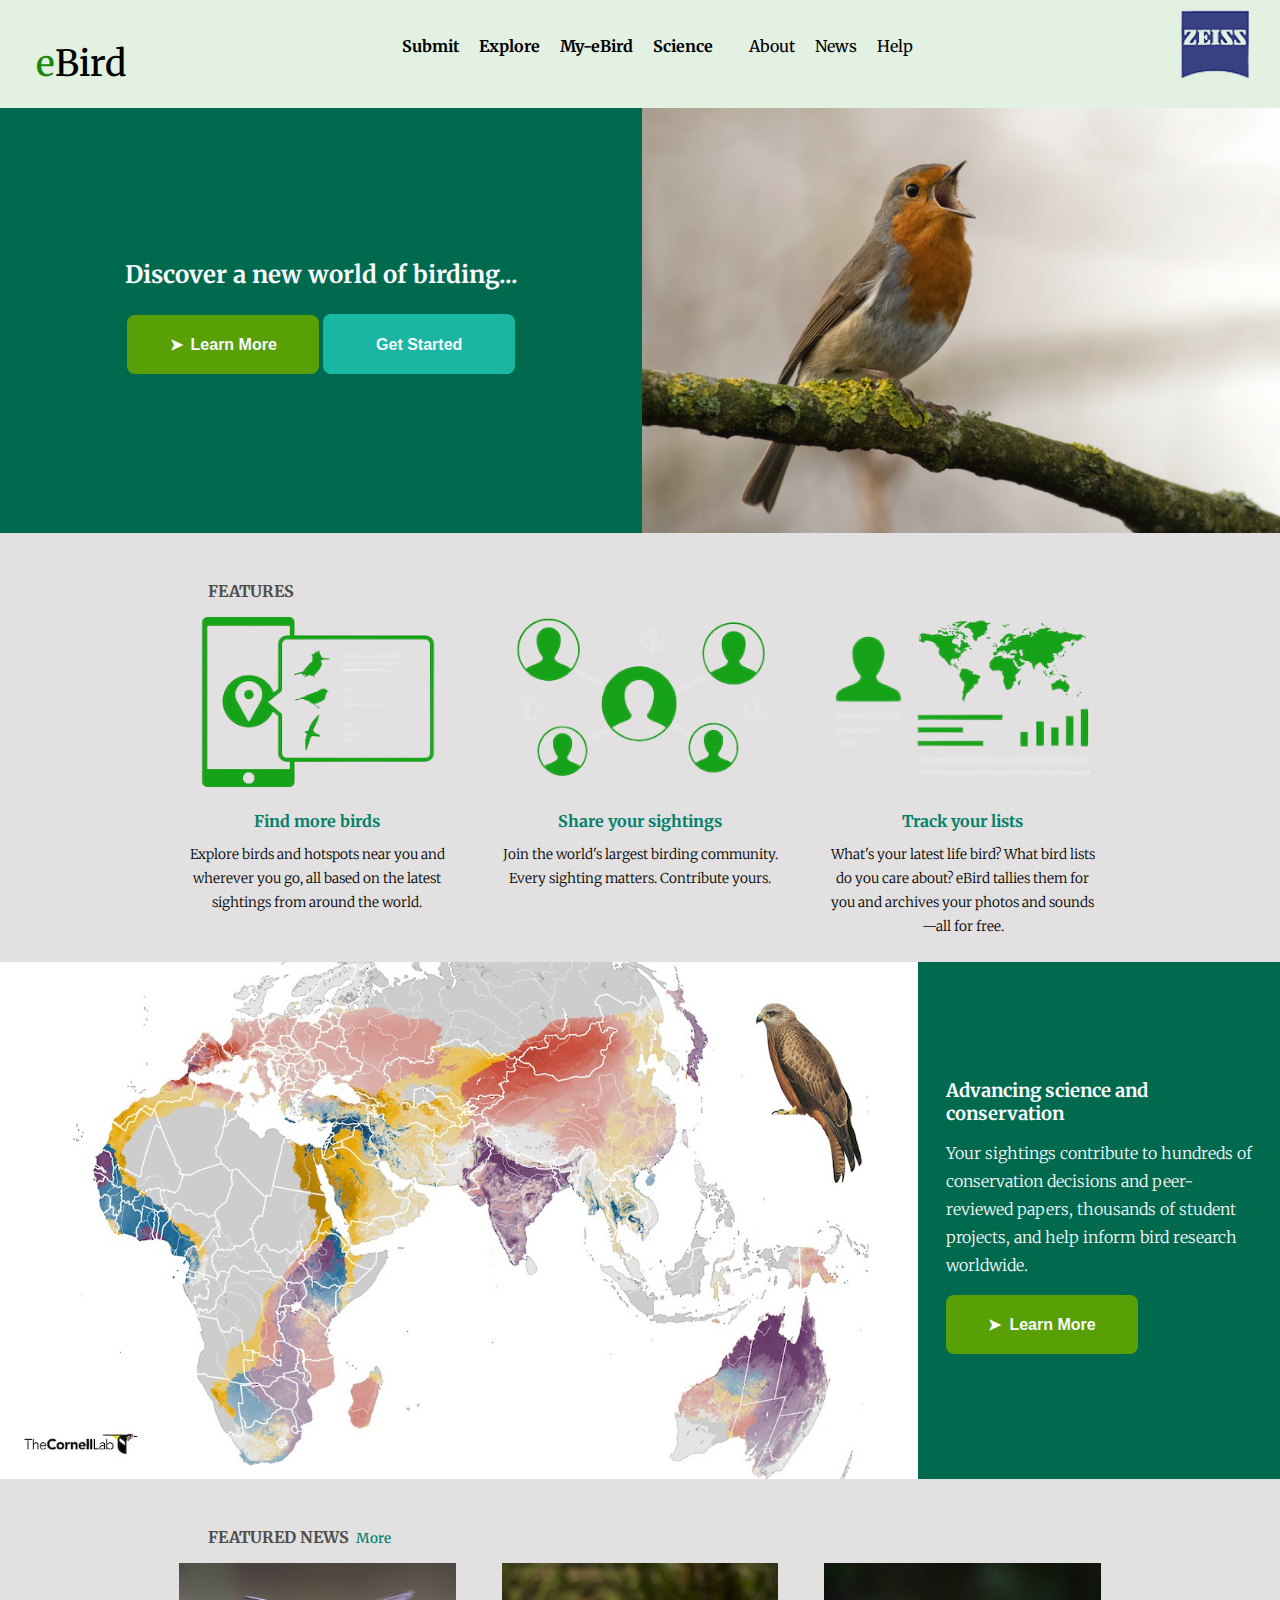
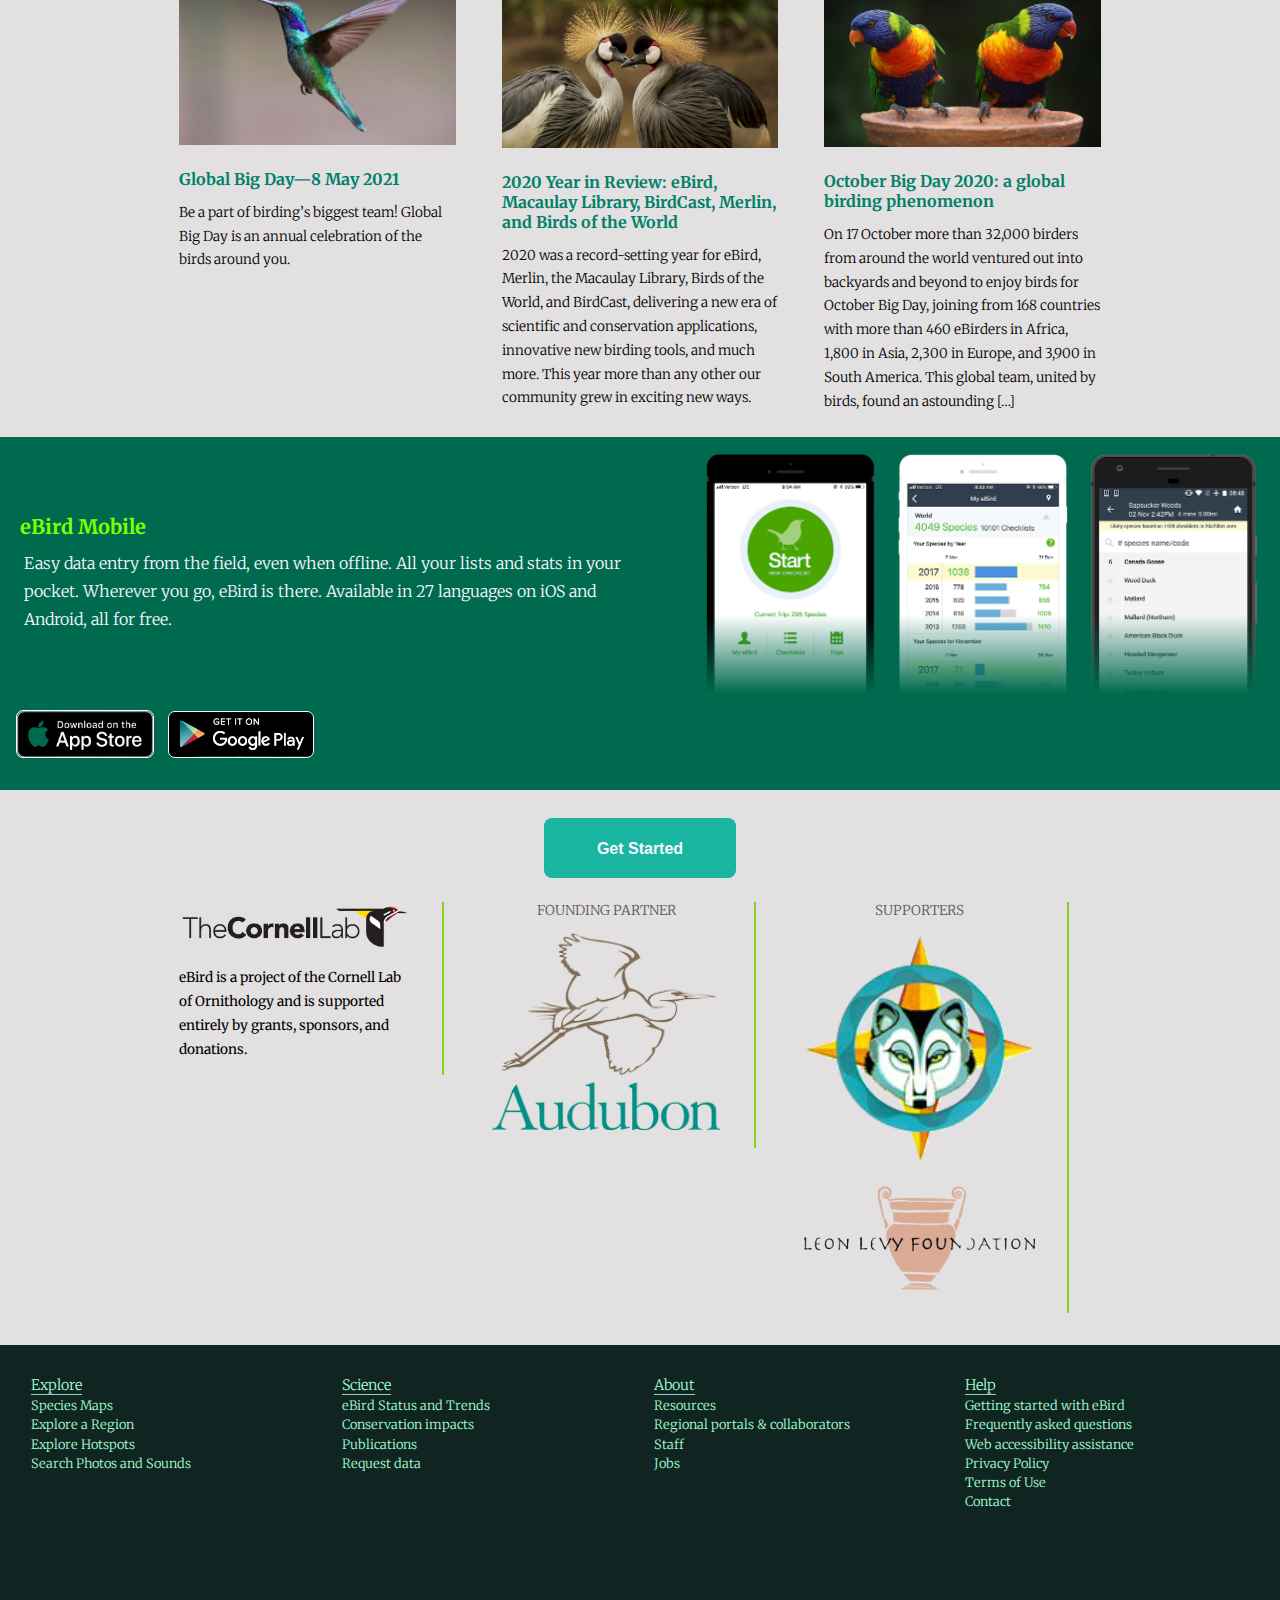
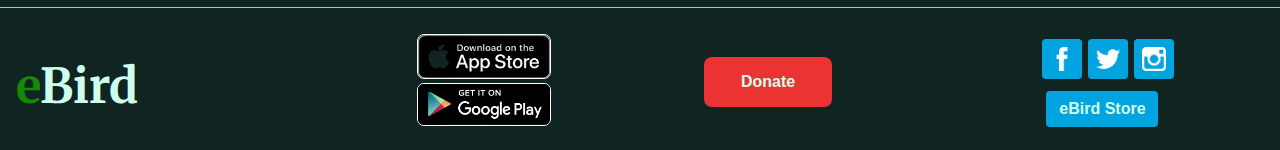
<file: index.html>
<!DOCTYPE html>
<html lang="en">
<head>
    <meta charset="UTF-8">
    <meta http-equiv="X-UA-Compatible" content="IE=edge">
    <meta name="viewport" content="width=device-width, initial-scale=1.0">
    <link rel="stylesheet" href="birdSite.css">
    <link href="https://fonts.googleapis.com/css2?family=Merriweather&display=swap" rel="stylesheet">
    <link href="https://fonts.googleapis.com/css2?family=Merriweather:wght@300;400;500;700&display=swap" rel="stylesheet">
    <link rel="shortcut icon" href="assets/icon.jpg" type="image/x-icon">
    <title>eBird</title>
</head>
<body>
    <header>
        <div class="container container-nav">
            <div class="site-title">
                <a href="home.html"><h1><span>e</span>Bird</h1></a>
            </div>
            <nav>
                <ul class="nav1">
                    <li><a href="#">Submit</a></li>
                    <li><a href="explore.html">Explore</a></li>
                    <li><a href="#">My-eBird</a></li>
                    <li><a href="science.html">Science</a></li>
                </ul>
                <ul class="nav2">
                    <li><a href="#">About</a></li>
                    <li><a href="#">News</a></li>
                    <li><a href="#">Help</a></li>
                </ul>
            </nav>
            <div>
                <img src="assets/logo-zeiss.png" class="logo">
            </div>
        </div>
    </header>
    <div class="container">
        <div class="poster">
            <div class="slogan">
                <h1>Discover a new world of birding...</h1>
                <a href="#"><button class="learn-more">Learn More</button></a>
                <a href="#"><button class="get-started">Get Started</button></a>
            </div>
            <div class="poster-image">
                <img src="assets/mainBird1.jpg" alt="">
            </div>
        </div>
        <div class="sub-container">
            <h2 class="subtitle">FEATURES</h2>
            <div class="features">
                <div class="feature1">
                    <img src="assets/feature1.jpg" alt="">
                    <h3><a href="#">Find more birds</a></h3>
                    <p>Explore birds and hotspots near you and wherever you go, all based on the latest sightings from around the world.</p>
                </div>
                <div class="feature2">
                    <img src="assets/feature2.jpg" alt="">
                    <h3><a href="#">Share your sightings</a></h3>
                    <p>Join the world's largest birding community. Every sighting matters. Contribute yours.</p>
                </div>
                <div class="feature3">
                    <img src="assets/feature3.jpg" alt="">
                    <h3><a href="#">Track your lists</a></h3>
                    <p>What's your latest life bird? What bird lists do you care about? eBird tallies them for you and archives your photos and sounds—all for free.</p>
                </div>
            </div>
        </div>
        <div class="poster">
            <div  class="poster2-img">
                <img src="assets/poster2.jpg">
            </div>
            <div class="slogan2">
                <h2>Advancing science and conservation</h2>
                <p>Your sightings contribute to hundreds of conservation decisions and peer-reviewed papers, thousands of student projects, and help inform bird research worldwide.</p>
                <a href="#"><button class="learn-more">Learn More</button></a>
            </div>
        </div>
        <div class="sub-container">
            <h2 class="subtitle">FEATURED NEWS<span><a href="#" class="more">More</a></span></h2>
            <div class="featured-news features">
                <div classs="news1">
                    <img src="assets/news-1.png" alt="">
                    <h3>Global Big Day—8 May 2021</h3>
                    <p>Be a part of birding’s biggest team! Global Big Day is an annual celebration of the birds around you.</p>
                </div>
                <div class="news2">
                    <img src="assets/news-2.jpg" alt="">
                    <h3>2020 Year in Review: eBird, Macaulay Library, BirdCast, Merlin, and Birds of the World
                    </h3>
                    <p>2020 was a record-setting year for eBird, Merlin, the Macaulay Library, Birds of the World, and BirdCast, delivering a new era of scientific and conservation applications, innovative new birding tools, and much more. This year more than any other our community grew in exciting new ways.
                    </p>
                </div class="news3">
                <div>
                    <img src="assets/news-3.jpg" alt="">
                    <h3>October Big Day 2020: a global birding phenomenon</h3>
                    <p>On 17 October more than 32,000 birders from around the world ventured out into backyards and beyond to enjoy birds for October Big Day, joining from 168 countries with more than 460 eBirders in Africa, 1,800 in Asia, 2,300 in Europe, and 3,900 in South America. This global team, united by birds, found an astounding […]</p>
                </div>
            </div>
        </div>
            <div class="ebird-mobile">
                <div class="mobiles">
                    <img src="assets/mobo.png" alt="">
                </div>
                <div class="mobo-info">
                    <h2>eBird Mobile</h2>
                    <p>Easy data entry from the field, even when offline. All your lists and stats in your pocket. Wherever you go, eBird is there. Available in 27 languages on iOS and Android, all for free.</p>
                    <div class="store-ad-0">
                        <a href="#"><img src="assets/appStore.png" class="store-img1"></a>
                        <a href="#"><img src="assets/google-play.png"  class="store-img2"></a>
                    </div>
                </div>
            </div>
            <div class="solo-get-started">
                <a href=""><button class="get-started">Get Started</button></a>
            </div>
        <div class="sub-container">
            <div class="sponsors">
                <div class="sponsor1">
                    <img src="assets/cornell-lab-logo.png" class="">
                    <p>eBird is a project of the Cornell Lab of Ornithology and is supported entirely by grants, sponsors, and donations.</p>
                </div>
                <div class="founding">
                    <h4>FOUNDING PARTNER</h4>
                    <img src="assets/National_Audubon_Society_logo.png" alt="">
                </div>
                <div class="supporters">
                    <h4>SUPPORTERS</h4>
                    <img src="assets/Wolf_Creek_logo.png" alt="">
                    <img src="assets/Leon_Levy_Foundation_logo.jpg" alt="">
                </div>
            </div>
        </div>
    <div id="ftr">
        <div class="footer-style">
            <div class="footer-lists">
                <ul>
                    <li><a href="#" class="list-heading">Explore</a></li>
                    <li><a href="#">Species Maps</a></li>
                    <li><a href="#">Explore a Region</a></li>
                    <li><a href="#">Explore Hotspots</a></li>
                    <li><a href="#">Search Photos and Sounds</a></li>
                </ul>
            </div>
            <div class="footer-lists">
                <ul>
                    <li><a href="#" class="list-heading">Science</a></li>
                    <li><a href="#">eBird Status and Trends</a></li>
                    <li><a href="#">Conservation impacts</a></li>
                    <li><a href="#">Publications</a></li>
                    <li><a href="#">Request data</a></li>
                </ul>
            </div>        
            <div class="footer-lists">
                <ul>
                    <li><a href="#" class="list-heading">About</a></li>
                    <li><a href="#">Resources</a></li>
                    <li><a href="#">Regional portals & collaborators</a></li>
                    <li><a href="#">Staff</a></li>
                    <li><a href="#">Jobs</a></li>
                </ul>
            </div>
            <div class="footer-lists">
                <ul>
                    <li><a href="#" class="list-heading">Help</a></li>
                    <li><a href="#">Getting started with eBird</a></li>
                    <li><a href="#">Frequently asked questions</a></li>
                    <li><a href="#">Web accessibility assistance</a></li>
                    <li><a href="#">Privacy Policy</a></li>
                    <li><a href="#">Terms of Use</a></li>
                    <li><a href="#">Contact</a></li>
                </ul>
            </div>
        </div>
        <div class="ad">
            <div><h2><span>e</span>Bird</h2></div>
            <div class="store-ad">
                <div><a href="#"><img src="assets/appStore.png" class="ad-store-img1"></a></div>
                <div><a href="#"><img src="assets/google-play.png"  class="ad-store-img2"></a></div>
            </div>
            <div>
                <a href="#"><button class="donate">Donate</button></a>
            </div>
            <div class="social">
                <div class="handles">
                    <div><a href=""><button><img src="assets/facebook-logo-white.png" alt=""></button></a></div>
                    <div><a href=""><button><img src="assets/twitter.png" alt=""></button></a></div>
                    <div><a href=""><button><img src="assets/insta.jpg" alt=""></button></a></div>
                </div>
                <div class="ebird-store"><a href="#"><button>eBird Store</button></a></div>
            </div>
        </div>
    </div>
</body>
</html>
</file>
<file: birdSite.css>
* {
    padding: 0;
    margin: 0;
}

img
{
    width: 100%;
    display: block;
}

.container
{
    width: 100%;
}

.sub-container {
    width: 80%;
    margin: 0 auto;
}

.science-sub-container {
    width: 100%;
    margin: 0 auto;
}

header {
    background-color: rgb(226, 241, 225);
}

body
{
    background: #e2e0e0;
    font-family: 'Merriweather', serif;
}

li {
    list-style-type: none;
}

a {
    text-decoration: none;
}

/* =====HEADER====== */

.container-nav
{
    display: flex;
    justify-content: space-between;
    flex-direction: column;
    align-items: center;
}

.site-title h1 {
    font-size: 2.25rem;
    font-weight: 500;
    padding: 0.5em 0.5em 0 1em;
    border-bottom: 1px solid rgb(75, 178, 34);
    color: black;
}

.site-title span {
    color: rgb(23, 136, 8);
}

.active {
    background-color: rgba(193, 233, 193,0.6);
    padding: 0.25em 1em;
    border-radius: 1em;
}

nav,
.nav1,
.nav2
{
    display: flex;
    padding: 0.5em;
    justify-content: space-between;
    align-items: center;
    flex-direction: column;
    align-items: center;
}

.nav1 a,
.nav2 a {
    text-decoration: none;
    color: black;
    font-size: 1rem;
    font-weight: 700;
    padding: 1em auto;
    transition: all 700ms ease-out;
}

.nav1 a:hover,
.nav2 a:hover,
.nav1 a:focus,
.nav2 a:focus {
    background-color: rgb(193, 233, 193);
    padding: 0.25em 4em;
    border-radius: 1em;
}

.nav2 a {
    font-weight: 400;
}

.nav1 li,
.nav2 li {
    margin-bottom: 1em;
}

.logo {
    height: 100px;
    width: 130px;
    object-fit: cover;
    margin: 0.25em auto;
}

.poster {
    display: flex;
    flex-direction: column;
    align-items: center;
    background: #006a4e;
    margin-bottom: 2em;
} 

.poster-image {
    order: -1;
}

.slogan {
    color: ghostwhite;
    text-align: center;
    padding: 2em 0.15em;
}

.slogan h1 {
    font-size: 1.5rem;
    margin-bottom: 1em;
}

.learn-more,
.get-started {
    color: ghostwhite;
    padding: 1.25em 0;
    border-radius: 0.5em;
    font-weight: 700;
    font-size: 1rem;
    margin-bottom: 0.5em;
    width: 12em;
    border: none;
    cursor: pointer;
}

.learn-more {
    background-color: rgb(88, 160, 6);
    transition: all 200ms ease-in-out;
}

.learn-more:hover,
.learn-more:focus {
    background-color: rgb(76, 138, 5);
}

.learn-more::before {
    content: '\27A4';
    padding-right: 0.5em;
    color: ghostwhite;
}

.get-started {
    background-color: rgb(27, 182, 161);
    transition: all 200ms ease-in-out;
    padding: 1.25em 0;
    padding-top: 1.42em;
    border-radius: 0.5em;
}

.get-started:hover,
.get-started:focus {
    background-color: rgb(27, 151, 135);
}

.subtitle {
    font-size: 1rem;
    text-align: start;
    padding: 1em 1em 1em 5em;
    font-weight: 700;
    color: rgb(78, 77, 77);
}

.features {
    display: flex;
    flex-direction: column;
    text-align: center;
    align-items: center;
    width: 90%;
    margin: 0 auto;
}

.featured-news {
    text-align: left;
}

.features div,
.features img, 
.science-articles div,
.science-articles img {
    margin-bottom: 1.5em;
}

.features img 
.science-articles img {
    object-fit: cover;
    width: 100%;
}

.features h3,
.science-articles h3 {
    margin-bottom: 0.75em;
    font-size: 1rem;
}

.features a, 
.features h3,
.science-articles a, 
.science-articles h3 {
    color: rgb(1, 128, 106);
}

.features a:hover,
.features a:focus,
.science-articles a:hover,
.science-articles a:focus {
    color: rgb(2, 88, 74);
}

.features p, 
.science-articles p {
    font-weight: 300;
    font-size: 0.85rem;
    line-height: 1.75em;
}

.slogan2 {
    color: ghostwhite;
    padding: 1.75em ;
}

.slogan2 h2 {
    font-size: 1.15rem;
    margin-bottom: 0.75em;
}

.slogan2 p {
    font-size: 1rem;
    font-weight: 300;
    margin-bottom: 1em;
    line-height: 1.75em;
}

.more {
    font-size: 0.85rem;
    margin-left:0.5em ;
    font-weight: 500;
    color: rgb(1, 128, 106);
}

.more:hover,
.more:focus {
    color: rgb(2, 88, 74);
}

.ebird-mobile {
    display: flex;
    flex-direction: column;
    background: #006a4e;
    justify-content: space-between;
    width: 100%;
    padding-bottom: 10em;
    position: relative;
    margin-bottom: 1.75em;
}

.mobiles {
    margin-bottom: 1em;
}

.mobo-info h2 {
    color: chartreuse;
    font-size: 1.25rem;
    margin-bottom: 0.5em;
    margin-left: 1em;
}

.mobo-info p {
    color: ghostwhite;
    font-size: 1rem;
    font-weight: 300;
    line-height: 1.75em;
    margin-left: 1.5em;
    margin-right: 1.5em;
}

.store-img1 {
    width: 8.5em;
    /* padding-left: 1.25em; */
    position: absolute;
    bottom: 2em;
    left: 1em;
    border: 0.2px solid white;
    border-radius: 7px;
}

.store-img2 {
    width: 9em;
    border: 1px solid white;
    border-radius: 7px;
    /* padding-left: 1.25em; */
    position: absolute;
    bottom: 2em;
    left: 10.5em;
}

.solo-get-started {
    display: flex;
    align-items: center;
    flex-direction: column;
}

.sponsors {
    display: flex;
    flex-direction: column;
    align-items: center;
    width: 80%;
    margin: 1em auto;
}

.sponsors img {
    margin-bottom: 1em;
}

.sponsors div {
    border-bottom: 2px solid rgb(132, 210, 30);
    margin-bottom: 1em;
}

.sponsors p {
    font-weight: 400;
    font-size: 0.85rem;
    line-height: 1.75em;
    margin-bottom: 1em;
}

.sponsors h4 {
    margin-bottom: 1em;
    text-align: center;
    font-weight: 300;
    font-size: 0.85rem;
    color: rgb(90, 90, 90);
}

#ftr {
    background: rgb(16, 37, 33);
}

.footer-style {
    display: grid;
    grid-template-columns: 1fr 1fr;
    grid-template-rows: 10em 10em;
    row-gap: 1.75em;
    padding: 1.25em;
    font-size: 0.85rem;
    margin-bottom: 1em;
    padding-bottom: 8em;
    border-bottom: 1px solid rgb(150, 207, 185);
}

.footer-lists {
    margin:1em;
    margin-bottom: 1em;
}

.footer-lists li {
    margin-bottom: 0.25em;
    font-size: 0.8rem;
    font-weight: 300;
}

.footer-lists a {
    color: rgb(164, 255, 210);
    font-weight: 300;
}

.footer-lists a:hover,
.footer-lists a:focus {
    color: rgb(212, 253, 232);
}

.list-heading {
    font-weight: 900;
    margin-bottom: 1em;
    font-size: 0.9rem;
    border-bottom: 0.5px solid rgb(150, 207, 185);
}

.ad {
    display: grid;
    grid-template-columns: 1fr 1fr;
    grid-template-rows: 6em 6em;
    row-gap: 0em;
    padding: 1em;
    align-items: center;
    color: rgb(206, 255, 236);
}

.ad h2 {
    font-size: 3rem;
}

.ad  span {
    color: rgb(23, 136, 8);
}

.donate {
    padding: 1em ;
    border-radius: 0.5em;
    font-weight: 700;
    font-size: 1rem;
    margin-bottom: 0.5em;
    width: 8em;
    border: none;
    background: rgb(236, 51, 51);
    color: rgb(206, 255, 236);
}

.donate:hover,
.donate:focus {
    background:rgb(180, 25, 25) ;
}

.store-ad {
    display: flex;
    flex-direction: column;
    margin: 0 auto;
    justify-content: space-between;
    align-items: center;
    margin-bottom: 0.5em;
}

.ad-store-img1 {
    width: 8.20em;
    margin: 0 0.25em;
    border: 0.2px solid white;
    border-radius: 7px;
}

.ad-store-img2 {
    width: 8.25em;
    margin: 0.25em;
    border: 0.2px solid white;
    border-radius: 7px;
}

.social img {
    width: 100%;
}

.social {
    margin: 0 auto;
    display: flex;
    flex-direction: column;
    justify-content: space-between;
}

.handles {
    display: flex;
    flex-direction: row;
    justify-content: space-between;
}

.handles div {
    margin: 0.2em;
}

.social button {
    background: rgb(3, 163, 226);
    padding: 0.5em;
    font-weight: 700;
    font-size: 1rem;
    width: 2.5em;
    border: none;
    border-radius: 0.25em;
    cursor: pointer;
}

.ebird-store button {
    margin: 0.5em;
    padding: 0.5em;
    font-weight: 700;
    font-size: 1rem;
    width: 7em;
    height: 2.3em;
    border: none;
    border-radius: 0.25em;
    color: rgb(206, 255, 236);
    text-align: center;
}

.social button:hover,
.social button:focus {
    background: rgb(3, 113, 156);
}

.explore-main {
    display: flex;
    flex-direction: column;
    color: ghostwhite;
    margin-bottom: 2em;
}

.explore-main h1 {
    margin-bottom: 0.5em;
    font-size: 1.75rem;
}

.explore-main p {
    margin-bottom: 0.75em;
    font-size: 0.85rem;
}

.explore-main div {
    padding: 3em;
}

.explore-main form {
    position: relative;
}

.specie {
    background: url(assets/explore-main1.jpg);
    background-size: cover;
    background-position: center;
}

.region {
    background: url(assets/explore-main2.jpg);
    background-size: cover;
    background-position: center;
}

.searchBox {
    border: none;
    border-radius: 30px;
    font-size: 1.15rem;
    padding: 1em 1em 1em 2.5em;
    width: 90%;
    color: rgb(180, 179, 179);
    outline: none;
}

.search-icon
{
    width: 1.75em;
    position: absolute;
    top: 18px;
    left: 7px;
    z-index: 1;
}

.explore-subtitle {
    font-size: 1rem;
    margin-bottom: 1.25em;
    font-weight: 700;
    color: rgb(78, 77, 77);
}

.more-explore {
    display: grid;
    grid-template-rows:repeat(4,100px) ;
    border-bottom: 1px solid rgb(168, 167, 167);
    margin-bottom: 2em;
    padding-bottom: 2em;
}

.specie-need {
    display: grid;
    grid-template-rows: repeat(2,100px);
    border-bottom: 1px solid rgb(168, 167, 167);
    margin-bottom: 2em;
    padding-bottom: 2em;
}

.articles {
    display: flex;
    margin-bottom: 1em;
    justify-content: space-around;
}

.thumbnail {
    width: 22%;
}

.thumbnail-img {
    width: 100%;
    object-fit: cover;
    max-height: 85px;
    min-width: 50px;
}

.info {
    width: 70%;
}

.info a,
.total-articles a {
    color:rgb(1, 128, 106);
}

.info h4,
.total-articles h4 {
    margin-bottom: 0.5em;
    font-size: 1rem;
    font-weight: 700;
}

.info a:hover,
.info a:focus,
.total-articles a:hover,
.total-articles a:focus {
    color: rgb(2, 88, 74);
}

.info p,
.total-articles p {
    font-size: 0.8rem;
    font-weight: 300;
}

.total {
    display: flex;
    justify-content: space-between;
    flex-direction: column;
    margin-bottom: 1em;
}

.total-articles {
    border: 1px solid rgb(168, 167, 167);
    margin-bottom: 1em;
    padding: 1em;
}

.birding-skill {
    display: flex;
    flex-direction: column;
    margin-bottom: 1em;
}

.submission {
    background: rgb(190, 190, 190);
    padding: 2em;
}

.science-poster {
    background: url(assets/science-poster.jpg);
    background-size: cover;
    background-position: center;
    margin-bottom: 1em;
    display: flex;
    flex-direction: row;
    justify-content: flex-start;
    align-items: center;
    height: 45vw;
}

.science-main {
    background: rgba(48, 47, 47, 0.7);
    max-width: 450px;
    height: 150px;
    padding: 2em;
    margin-left: 3em;
    color: ghostwhite;
}

.science-main h1 {
    font-weight: 700;
    font-size: 2rem;
    margin-bottom: 0.5em;
}

.science-main p {
    font-weight: 300;
    font-size: 0.95rem;
    line-height: 2em;
}

.science-subtitle {
    font-size: 1rem;
    text-align: start;
    padding: 1em 1em 1em 2em;
    font-weight: 700;
    color: rgb(78, 77, 77);
}

.science-article-container {
    width: 100%;
    background:rgb(190, 190, 190) ;
}

.science-articles {
    display: grid;
    align-items: center;
    width: 90%;
    margin: 0 auto;
}

.author {
    margin-bottom: 0.5em;
    font-size: 0.5rem;
    font-weight: 300;
    color: rgb(117, 116, 116);
}

.science-articles img {
    height: 200px;
    object-fit: cover;
    margin-bottom: 0;
}

.science-article-main {
    display: flex;
    flex-direction: column;
    width: 100%;
}

.science-article-secondary {
    display: flex;
    flex-direction: column;
}

.science-secondary1,
.science-secondary2 {
    display: flex;
    flex-direction: column;
}


@media (min-width:854px)
{
    .container-nav {
        flex-direction: row;
    }

    nav,
    .nav1,
    .nav2 {
        flex-direction: row;
    }

    .nav1 a,
    .nav2 a {
        margin-left: 1.25em;
        font-size: 1rem;
    }

    .site-title h1 {
        border-bottom: none;
    }

    .poster {
        flex-direction: row;
        align-items: center;
    }
    
    .poster-image {
        width: 50%;
    }
    
    .slogan {
        width: 50%;
        order: -2;
    }

    .features {
        flex-direction: row;
        justify-content: space-between;
        align-items: flex-start;
    }

    .features div {
        width: 30%;
    }

   .poster2-img {
       width: 75%;
       height: 100%;
   }
   
   .slogan2 {
       width: 25%;
   }
   
   .ebird-mobile {
       flex-direction: row;
       padding-bottom: 5em;
   }

   .mobo-info {
       order: -1;
       display: flex;
       flex-direction: column;
       justify-content: center;
   }

   .sponsors {
       flex-direction: row;
       justify-content: space-between;
       align-items: flex-start;
       width: 90%;
   }

   .sponsors div {
       border-right:2px solid rgb(132, 210, 30);
       border-bottom: none;
       width: 25%;
       margin-right: 2em;
       padding-right:2em ;
   }

   .footer-style {
       grid-template-rows: 10em;
       grid-template-columns: repeat(4,1fr);
   }

   .ad {
    grid-template-columns: 1fr 1fr 1fr 1fr;
    grid-template-rows: 6em;
   }

   .handles {
       display: flex;
       flex-direction: row;
       justify-content: space-between;
   }

   .handles div {
       margin: 0.2em;
   }
    
   .donate {
    margin-left: 4em;
   }

   .explore-main {
       flex-direction: row;
   }

   .explore-main div {
       padding: 10em 3em;
       width: 50%;
   }

   .explore-subtitle {
        font-size: 1rem;
        text-align: start;
        padding: 1em 1em 1em 0.75em;
        font-weight: 700;
        color: rgb(78, 77, 77);
   }

   .more-explore {
        grid-template-rows:repeat(2,100px) ;
        grid-template-columns: repeat(2,1fr);
    }

    .specie-need {
        grid-template-rows: repeat(1,100px);
        grid-template-columns: repeat(2,1fr);
    }

    .total {
        flex-direction: row;
    }

    .total-articles {
        width: 28%;
    }

    .birding-skill {
        flex-direction: row;
        justify-content: space-between;
    }

    .birding-skill article {
        width: 30%;
    }

    .submission {
        display: flex;
        align-items: center;
        flex-direction: column;
    }

    .submission article {
        width: 35%;
    }

    .science-sub-container {
        width: 80%;
        margin: 0 auto;
    }

    .science-subtitle {
        padding: 1em 1em 1em 0em;
    }

    .science-article-secondary {
        flex-direction: row;
    }

    .science-articles {
        grid-template-columns:1fr;
        margin: 0;
    }
    
    .science-article-main {
        flex-direction: row;
        justify-content: space-between;
    }

    .article-main-img {
        width:35%;
    }

    .article-main-img img {
        height: 230px;
    }

    .article-main-text {
        width: 60%;
    }

    .article-main-text h3 {
        font-size: 1.35rem;
    }

    .author {
        margin-bottom: 0em;
    }

    .article-main-text p {
        font-size: 0.9rem;
    }

    .science-article-secondary {
        flex-direction: row;
        justify-content: space-between;
    }

    .science-secondary1,
    .science-secondary2 {
        width: 48%;
        flex-direction: row;
        justify-content: space-between;
    }

    .science-secondary1 img,
    .science-secondary2 img {
        height: 100px;
    }

    .article-secondary1-img,
    .article-secondary2-img {
        width: 30%;
    }

    .article-secondary1-text,
    .article-secondary2-text {
        width: 65%;
    }
}

@media (max-width:305px)
{
    .store-img1 {
        bottom: 4em;
        left: 0;
    }
    
    .store-img2 {
        bottom: 0.5em;
        left: 0;
    }

    .footer-style {
        grid-template-rows: repeat(4,10em);
        grid-template-columns: 1fr;
        column-gap: auto;
    }
}

@media (min-width:618px) and (max-width:843px)
{
    .store-ad,
    .social {
        flex-direction: row;
        justify-content: space-around;
        margin: 0.5em;
        align-items: center;
    }

}

@media (max-width:478px) {
    .science-main {
        z-index: -2;
        width: 0;
        height: 0;
    }
    .science-main h1,
    .science-main p {
        font-size: 0;
    }
}
</file>
